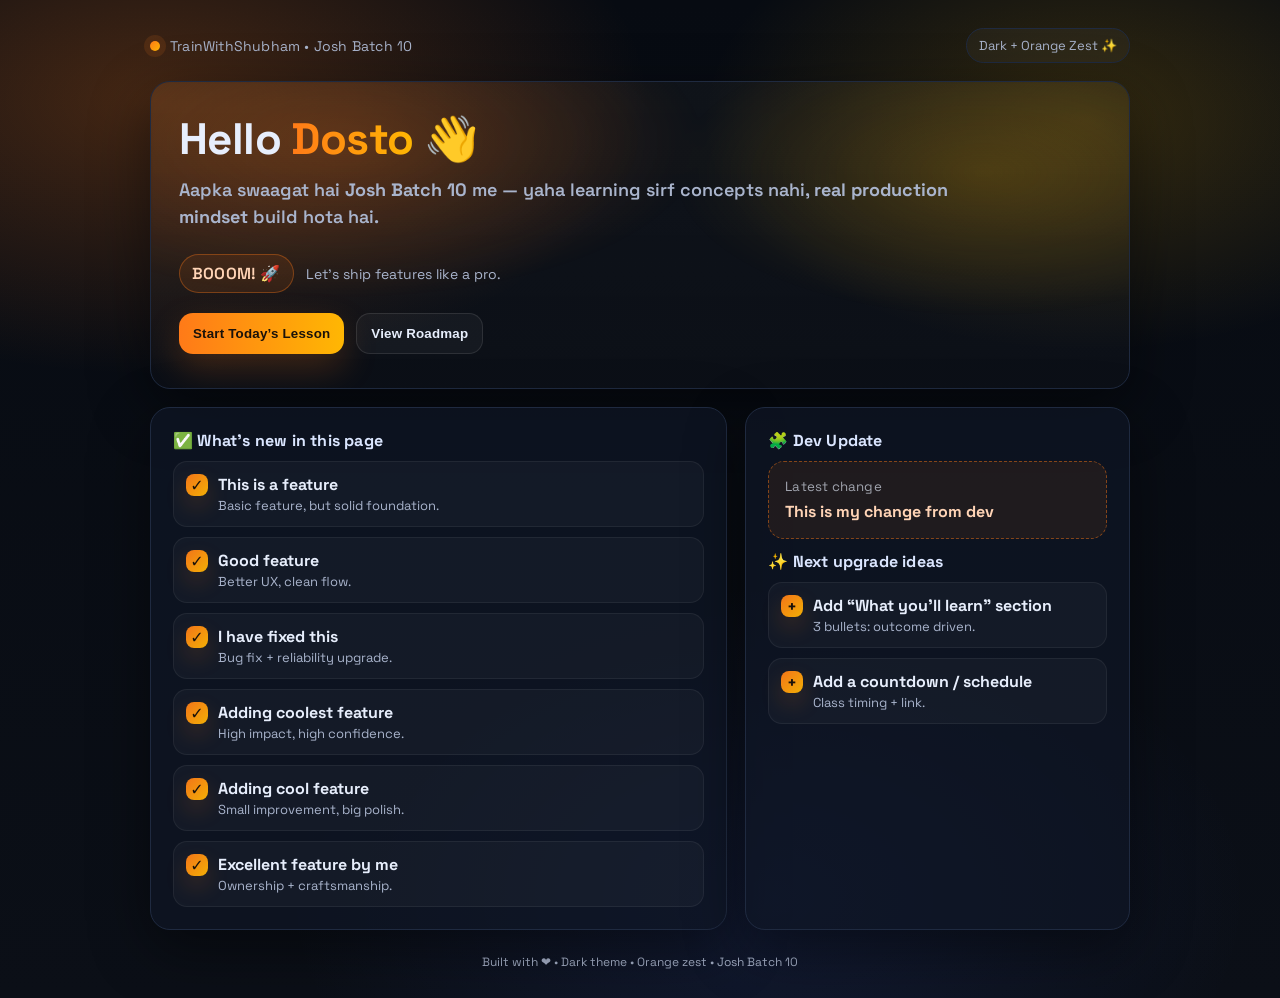
<file: nginx-docker/index.html>
<!doctype html>
<html lang="en">
<head>
  <meta charset="UTF-8" />
  <meta name="viewport" content="width=device-width, initial-scale=1.0" />
  <title>Josh Batch 10 • Welcome</title>

  <link rel="preconnect" href="https://fonts.googleapis.com">
  <link rel="preconnect" href="https://fonts.gstatic.com" crossorigin>
  <link href="https://fonts.googleapis.com/css2?family=Space+Grotesk:wght@400;600;700&display=swap" rel="stylesheet">

  <style>
    :root{
      --bg:#0b0f17;
      --card:#0f1625cc;
      --stroke:#1f2a40;
      --text:#e7eefc;
      --muted:#a9b4cc;
      --brand:#ff7a18;   /* orange zest */
      --brand2:#ffb703;  /* warm highlight */
      --shadow: 0 18px 60px rgba(0,0,0,.45);
      --radius: 20px;
    }

    *{box-sizing:border-box}
    body{
      margin:0;
      font-family:"Space Grotesk", system-ui, -apple-system, Segoe UI, Roboto, Arial;
      color:var(--text);
      background:
        radial-gradient(900px 500px at 12% 10%, rgba(255,122,24,.25), transparent 55%),
        radial-gradient(700px 420px at 85% 12%, rgba(255,183,3,.18), transparent 55%),
        radial-gradient(800px 520px at 60% 90%, rgba(68,108,255,.12), transparent 60%),
        linear-gradient(180deg, #070b12, var(--bg));
      min-height:100vh;
      display:flex;
      align-items:center;
      justify-content:center;
      padding:28px;
    }

    .wrap{
      width:min(980px, 100%);
      display:grid;
      gap:18px;
    }

    .topbar{
      display:flex;
      align-items:center;
      justify-content:space-between;
      gap:14px;
    }

    .brand{
      display:flex;
      align-items:center;
      gap:10px;
      color:var(--muted);
      letter-spacing:.2px;
      font-size:14px;
    }

    .dot{
      width:10px;height:10px;border-radius:999px;
      background:linear-gradient(135deg, var(--brand), var(--brand2));
      box-shadow: 0 0 0 6px rgba(255,122,24,.12);
    }

    .pill{
      padding:8px 12px;
      border:1px solid var(--stroke);
      background:rgba(255,255,255,.03);
      border-radius:999px;
      color:var(--muted);
      font-size:13px;
    }

    .hero{
      border:1px solid var(--stroke);
      background:linear-gradient(180deg, rgba(255,255,255,.03), rgba(255,255,255,.01));
      border-radius:var(--radius);
      box-shadow:var(--shadow);
      overflow:hidden;
      position:relative;
    }

    .hero::before{
      content:"";
      position:absolute; inset:-2px;
      background: radial-gradient(600px 260px at 20% 20%, rgba(255,122,24,.22), transparent 60%),
                  radial-gradient(520px 240px at 85% 30%, rgba(255,183,3,.16), transparent 60%);
      pointer-events:none;
      filter: blur(2px);
    }

    .hero-inner{
      position:relative;
      padding:34px 28px;
      display:grid;
      gap:14px;
    }

    h1{
      margin:0;
      font-size:44px;
      line-height:1.05;
      letter-spacing:-.6px;
    }

    h1 .accent{
      background: linear-gradient(90deg, var(--brand), var(--brand2));
      -webkit-background-clip:text;
      background-clip:text;
      color:transparent;
    }

    h2{
      margin:0;
      font-weight:600;
      color:var(--muted);
      font-size:18px;
      line-height:1.5;
      max-width:70ch;
    }

    .boom{
      margin-top:10px;
      display:flex;
      align-items:center;
      gap:12px;
      flex-wrap:wrap;
    }

    .boom .tag{
      padding:8px 12px;
      border-radius:999px;
      border:1px solid rgba(255,122,24,.35);
      background:rgba(255,122,24,.10);
      color:#ffd4b6;
      font-weight:600;
      letter-spacing:.2px;
    }

    .boom .spark{
      font-size:14px;
      color:var(--muted);
    }

    .grid{
      display:grid;
      grid-template-columns: 1.2fr .8fr;
      gap:18px;
    }

    @media (max-width: 860px){
      .grid{grid-template-columns:1fr}
      h1{font-size:38px}
    }

    .card{
      border:1px solid var(--stroke);
      background:rgba(15,22,37,.72);
      border-radius:var(--radius);
      box-shadow:var(--shadow);
      padding:22px;
      position:relative;
      overflow:hidden;
    }

    .card h3{
      margin:0 0 10px;
      font-size:16px;
      color:#dbe6ff;
      letter-spacing:.2px;
    }

    .list{
      margin:0;
      padding:0;
      list-style:none;
      display:grid;
      gap:10px;
    }

    .item{
      display:flex;
      gap:10px;
      align-items:flex-start;
      padding:12px 12px;
      border:1px solid rgba(255,255,255,.06);
      background:rgba(255,255,255,.03);
      border-radius:14px;
    }

    .tick{
      width:22px;height:22px;border-radius:8px;
      background:linear-gradient(135deg, rgba(255,122,24,.95), rgba(255,183,3,.95));
      display:grid;place-items:center;
      color:#1a120a;
      font-weight:900;
      flex:0 0 auto;
      box-shadow: 0 10px 22px rgba(255,122,24,.18);
    }

    .item b{display:block}
    .item span{display:block; color:var(--muted); font-size:13px; margin-top:2px}

    .dev{
      border:1px dashed rgba(255,122,24,.45);
      background:rgba(255,122,24,.08);
      border-radius:16px;
      padding:16px;
      color:#ffd4b6;
      display:grid;
      gap:6px;
    }

    .dev small{
      color:rgba(231,238,252,.65);
      letter-spacing:.2px;
    }

    .cta{
      display:flex;
      gap:12px;
      flex-wrap:wrap;
      margin-top:6px;
    }

    .btn{
      appearance:none;
      border:0;
      cursor:pointer;
      padding:12px 14px;
      border-radius:14px;
      font-weight:700;
      letter-spacing:.2px;
      transition: transform .12s ease, opacity .12s ease;
    }

    .btn:hover{transform: translateY(-1px)}
    .btn:active{transform: translateY(0px); opacity:.9}

    .btn-primary{
      background:linear-gradient(90deg, var(--brand), var(--brand2));
      color:#1a120a;
      box-shadow: 0 14px 34px rgba(255,122,24,.22);
    }

    .btn-ghost{
      background:rgba(255,255,255,.04);
      border:1px solid rgba(255,255,255,.10);
      color:var(--text);
    }

    footer{
      color:var(--muted);
      font-size:12px;
      text-align:center;
      padding:6px 0 0;
    }
  </style>
</head>

<body>
  <main class="wrap">
    <div class="topbar">
      <div class="brand">
        <span class="dot"></span>
        <span>TrainWithShubham • Josh Batch 10</span>
      </div>
      <div class="pill">Dark + Orange Zest ✨</div>
    </div>

    <section class="hero">
      <div class="hero-inner">
        <h1>Hello <span class="accent">Dosto</span> 👋</h1>
        <h2>
          Aapka swaagat hai <b>Josh Batch 10</b> me — yaha learning sirf concepts nahi,
          <b>real production mindset</b> build hota hai.
        </h2>

        <div class="boom">
          <span class="tag">BOOOM! 🚀</span>
          <span class="spark">Let’s ship features like a pro.</span>
        </div>

        <div class="cta">
          <button class="btn btn-primary">Start Today’s Lesson</button>
          <button class="btn btn-ghost">View Roadmap</button>
        </div>
      </div>
    </section>

    <section class="grid">
      <div class="card">
        <h3>✅ What’s new in this page</h3>
        <ul class="list">
          <li class="item">
            <div class="tick">✓</div>
            <div>
              <b>This is a feature</b>
              <span>Basic feature, but solid foundation.</span>
            </div>
          </li>

          <li class="item">
            <div class="tick">✓</div>
            <div>
              <b>Good feature</b>
              <span>Better UX, clean flow.</span>
            </div>
          </li>

          <li class="item">
            <div class="tick">✓</div>
            <div>
              <b>I have fixed this</b>
              <span>Bug fix + reliability upgrade.</span>
            </div>
          </li>

          <li class="item">
            <div class="tick">✓</div>
            <div>
              <b>Adding coolest feature</b>
              <span>High impact, high confidence.</span>
            </div>
          </li>

          <li class="item">
            <div class="tick">✓</div>
            <div>
              <b>Adding cool feature</b>
              <span>Small improvement, big polish.</span>
            </div>
          </li>

          <li class="item">
            <div class="tick">✓</div>
            <div>
              <b>Excellent feature by me</b>
              <span>Ownership + craftsmanship.</span>
            </div>
          </li>
        </ul>
      </div>

      <aside class="card">
        <h3>🧩 Dev Update</h3>
        <div class="dev">
          <small>Latest change</small>
          <div><b>This is my change from dev</b></div>
        </div>

        <div style="height:12px"></div>

        <h3>✨ Next upgrade ideas</h3>
        <ul class="list">
          <li class="item">
            <div class="tick">+</div>
            <div>
              <b>Add “What you’ll learn” section</b>
              <span>3 bullets: outcome driven.</span>
            </div>
          </li>
          <li class="item">
            <div class="tick">+</div>
            <div>
              <b>Add a countdown / schedule</b>
              <span>Class timing + link.</span>
            </div>
          </li>
        </ul>
      </aside>
    </section>

    <footer>
      Built with ❤️ • Dark theme • Orange zest • Josh Batch 10
    </footer>
  </main>
</body>
</html>
</file>
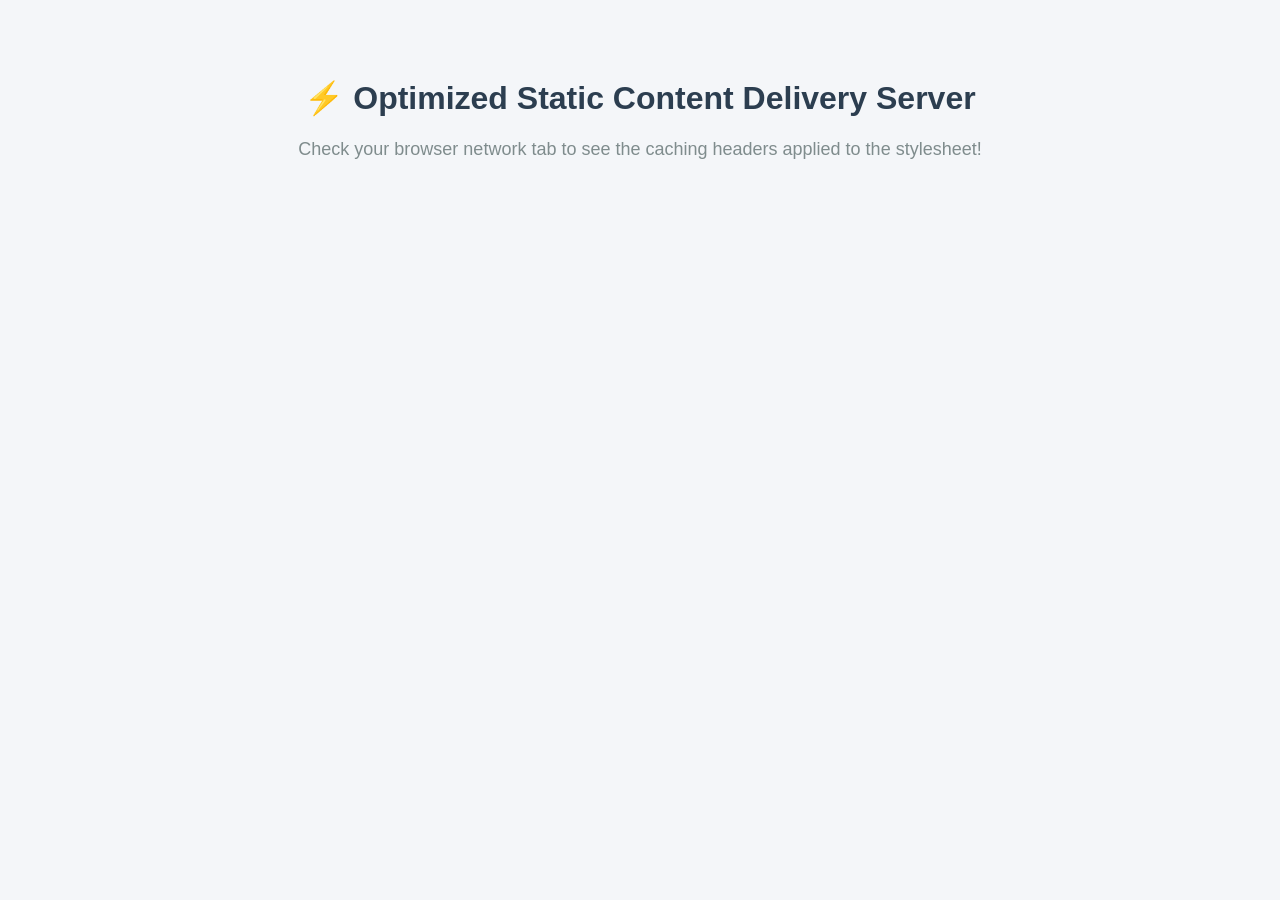
<file: nginx-docker/nginx-static-cache/index.html>
<!DOCTYPE html>
<html>
<head>
    <title>Static Cache Demo</title>
    <link rel="stylesheet" type="text/css" href="style.css">
</head>
<body style="text-align: center; font-family: sans-serif; padding-top: 50px; background-color: #f4f6f9;">
    <h1>⚡ Optimized Static Content Delivery Server</h1>
    <p>Check your browser network tab to see the caching headers applied to the stylesheet!</p>
</body>
</html>
</file>
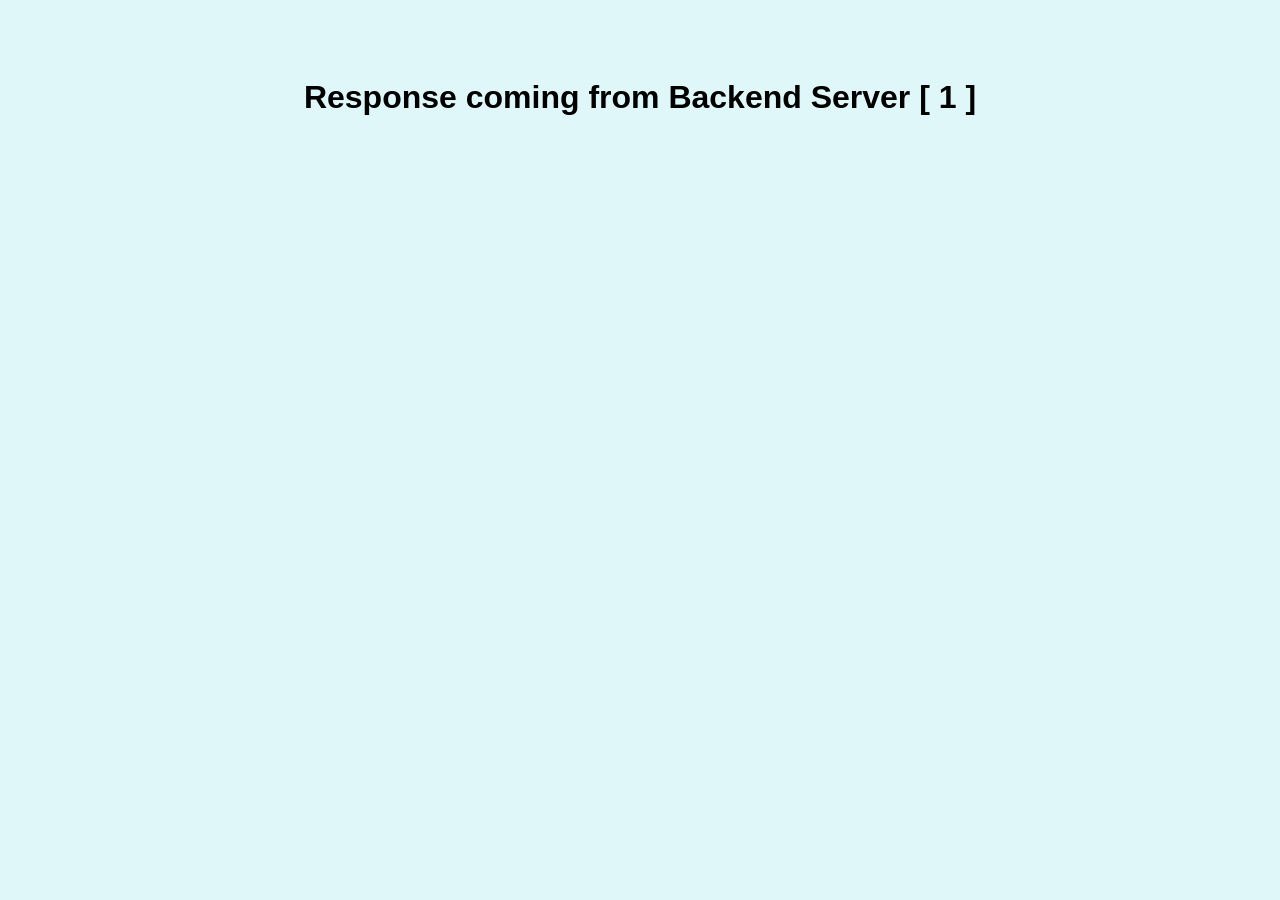
<file: nginx-docker/nginx-reverse-proxy/index-app1.html>
<!DOCTYPE html>
<html>
<head><title>Backend 1</title></head>
<body style="background-color: #e0f7fa; text-align: center; font-family: sans-serif; padding-top: 50px;">
    <h1>Response coming from Backend Server [ 1 ]</h1>
</body>
</html>
</file>
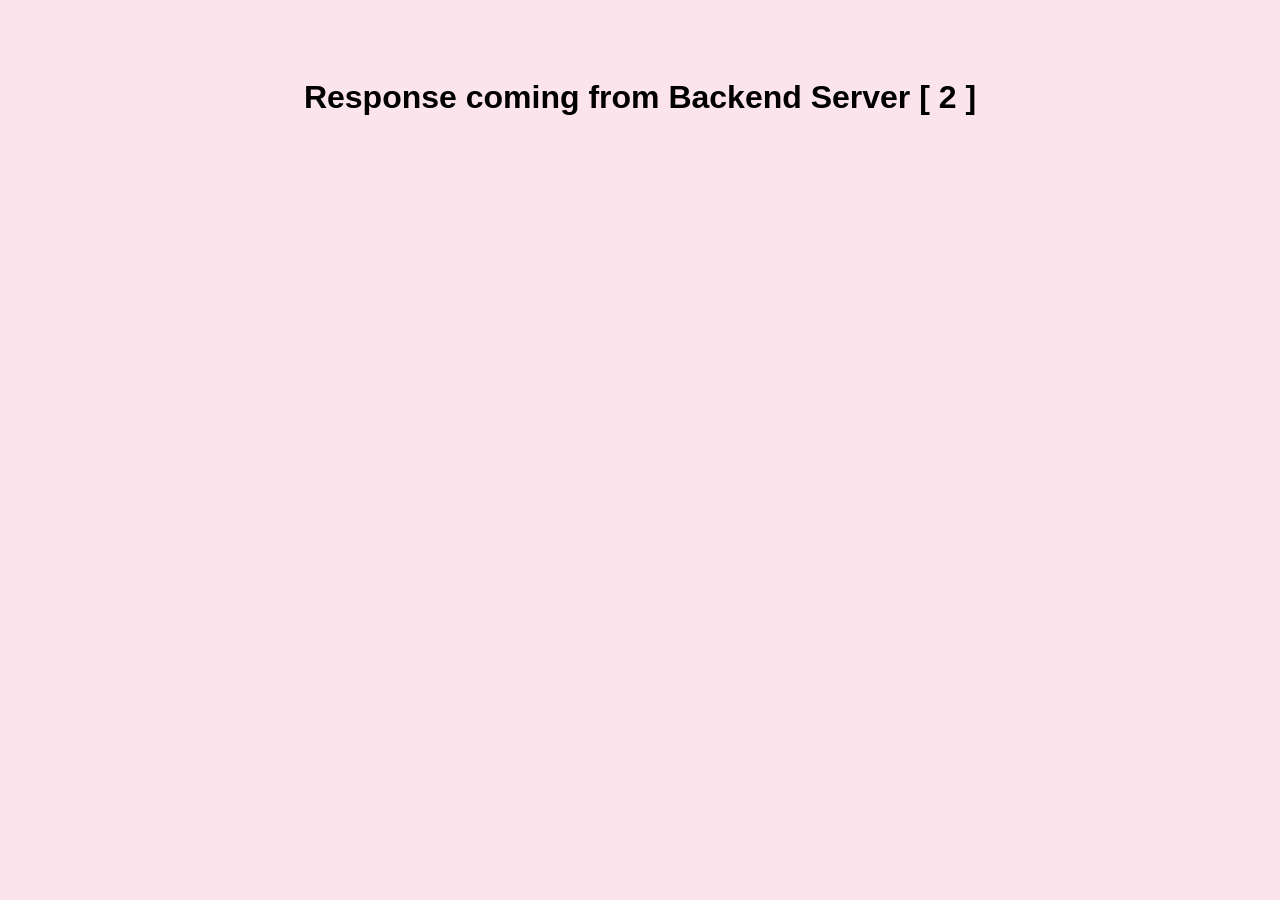
<file: nginx-docker/nginx-reverse-proxy/index-app2.html>
<!DOCTYPE html>
<html>
<head><title>Backend 2</title></head>
<body style="background-color: #fce4ec; text-align: center; font-family: sans-serif; padding-top: 50px;">
    <h1>Response coming from Backend Server [ 2 ]</h1>
</body>
</html>
</file>
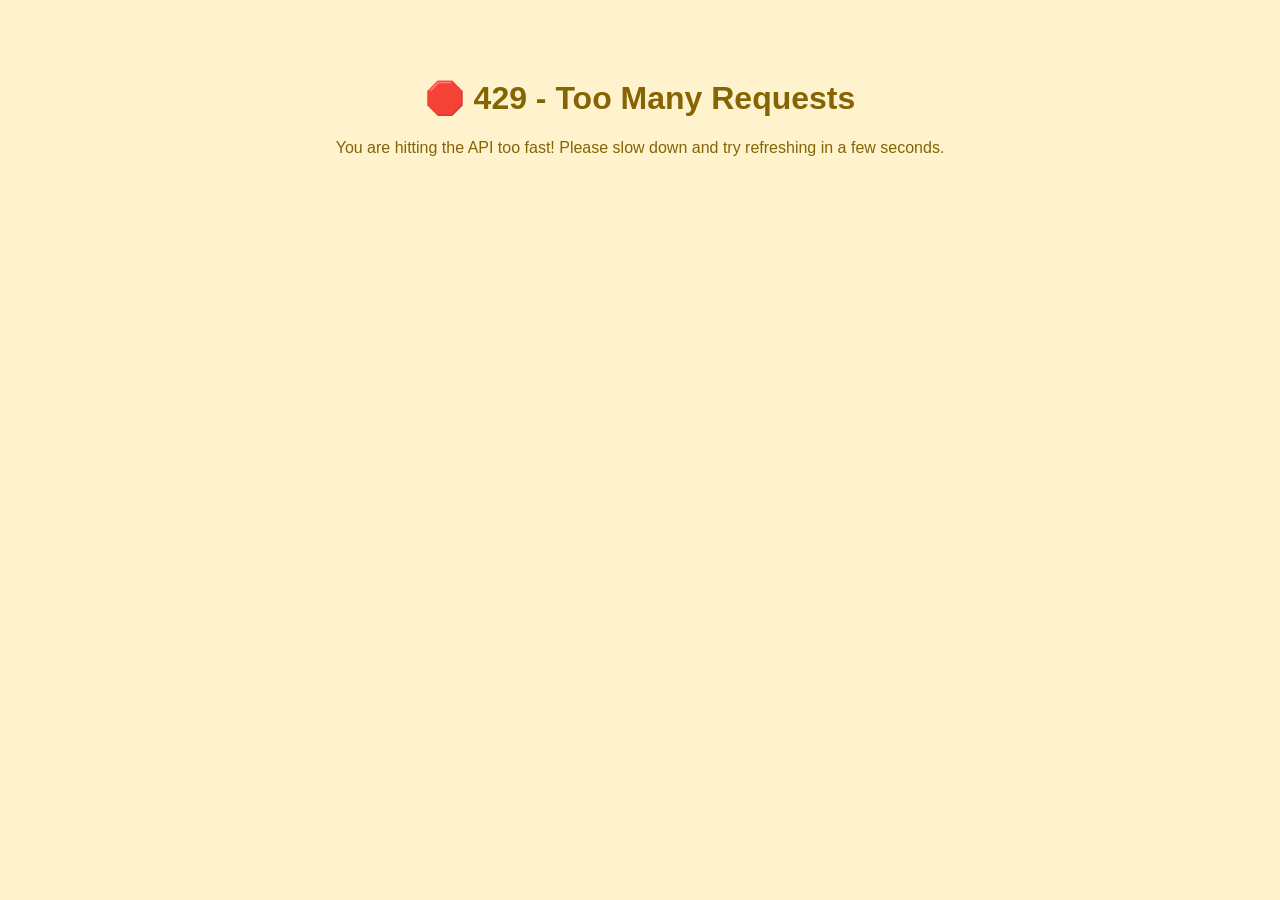
<file: nginx-docker/nginx-secure-gateway/error-pages/429.html>
<!DOCTYPE html>
<html>
<head><title>Rate Limit Exceeded</title></head>
<body style="background-color: #fff3cd; text-align: center; font-family: sans-serif; padding-top: 50px; color: #856404;">
    <h1>🛑 429 - Too Many Requests</h1>
    <p>You are hitting the API too fast! Please slow down and try refreshing in a few seconds.</p>
</body>
</html>
</file>
<file: nginx-docker/nginx-static-cache/style.css>
h1 { color: #2c3e50; }
p { color: #7f8c8d; font-size: 18px; }
</file>
